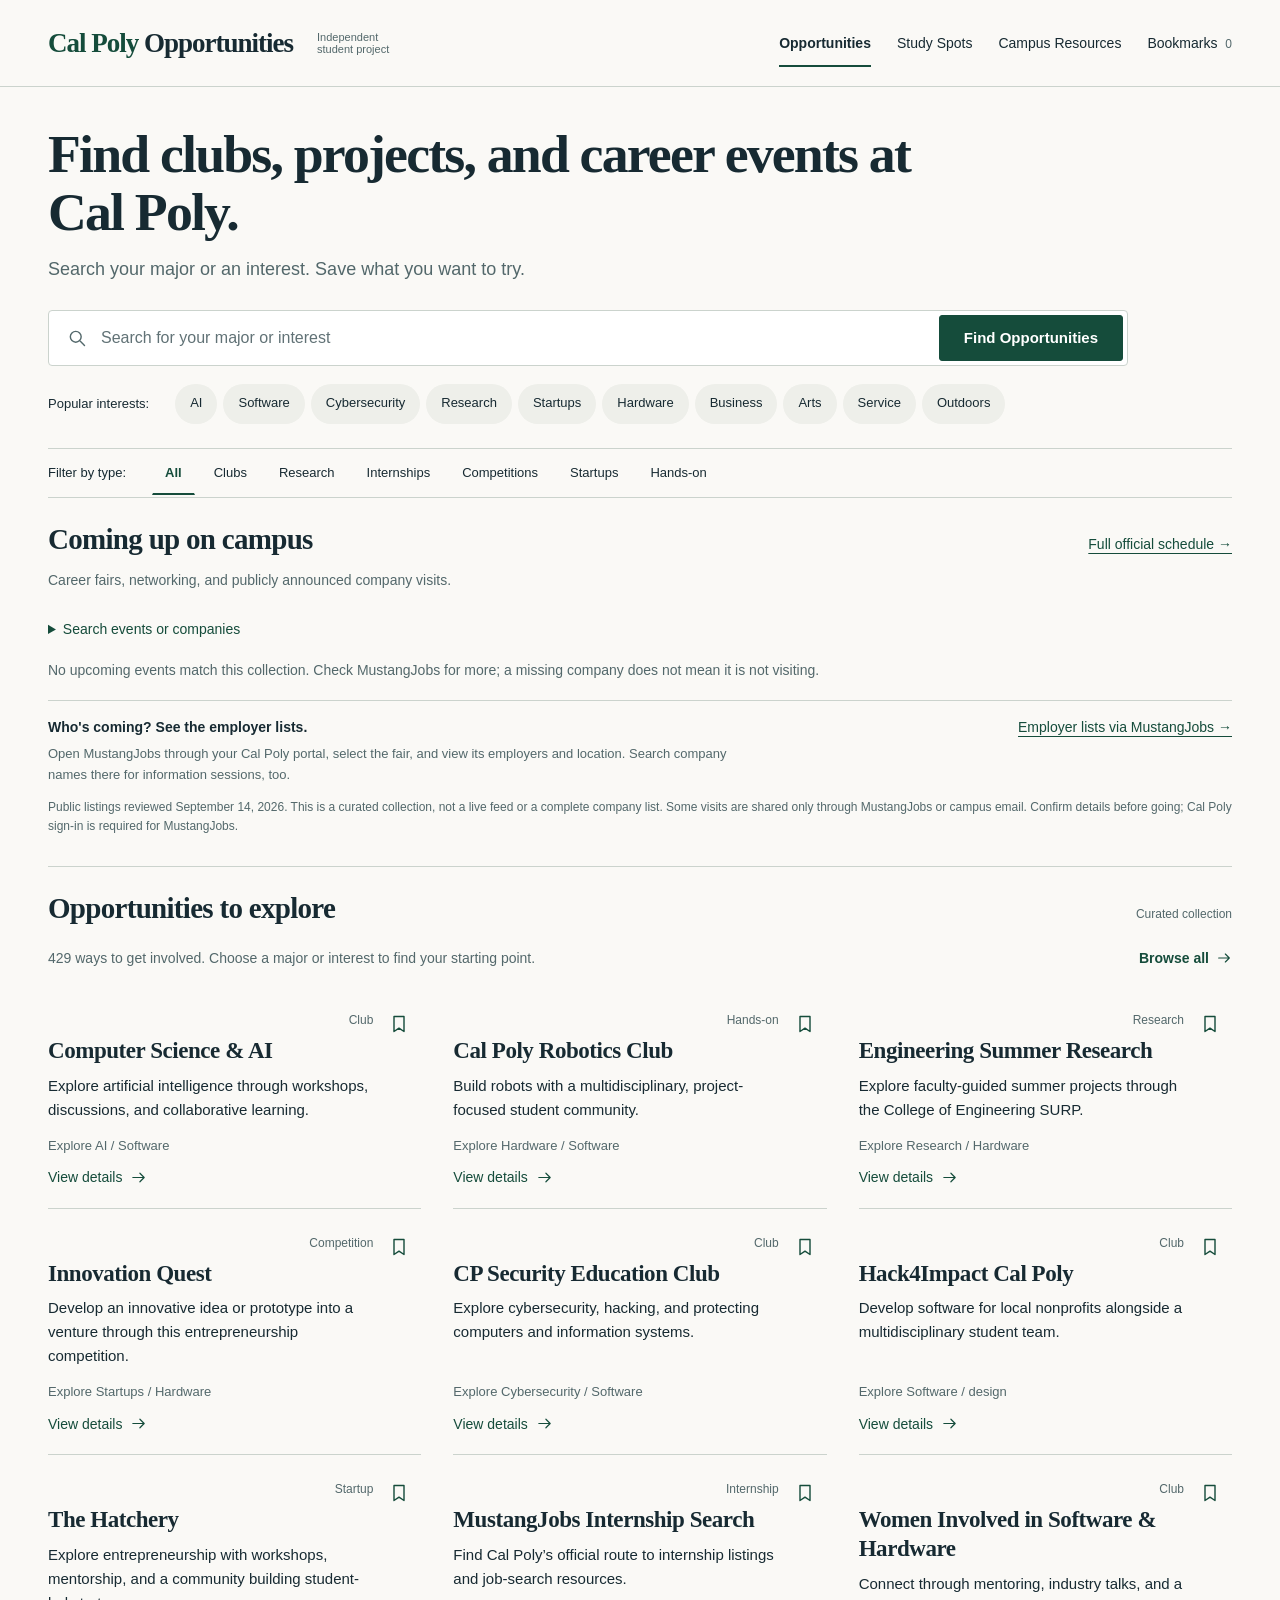
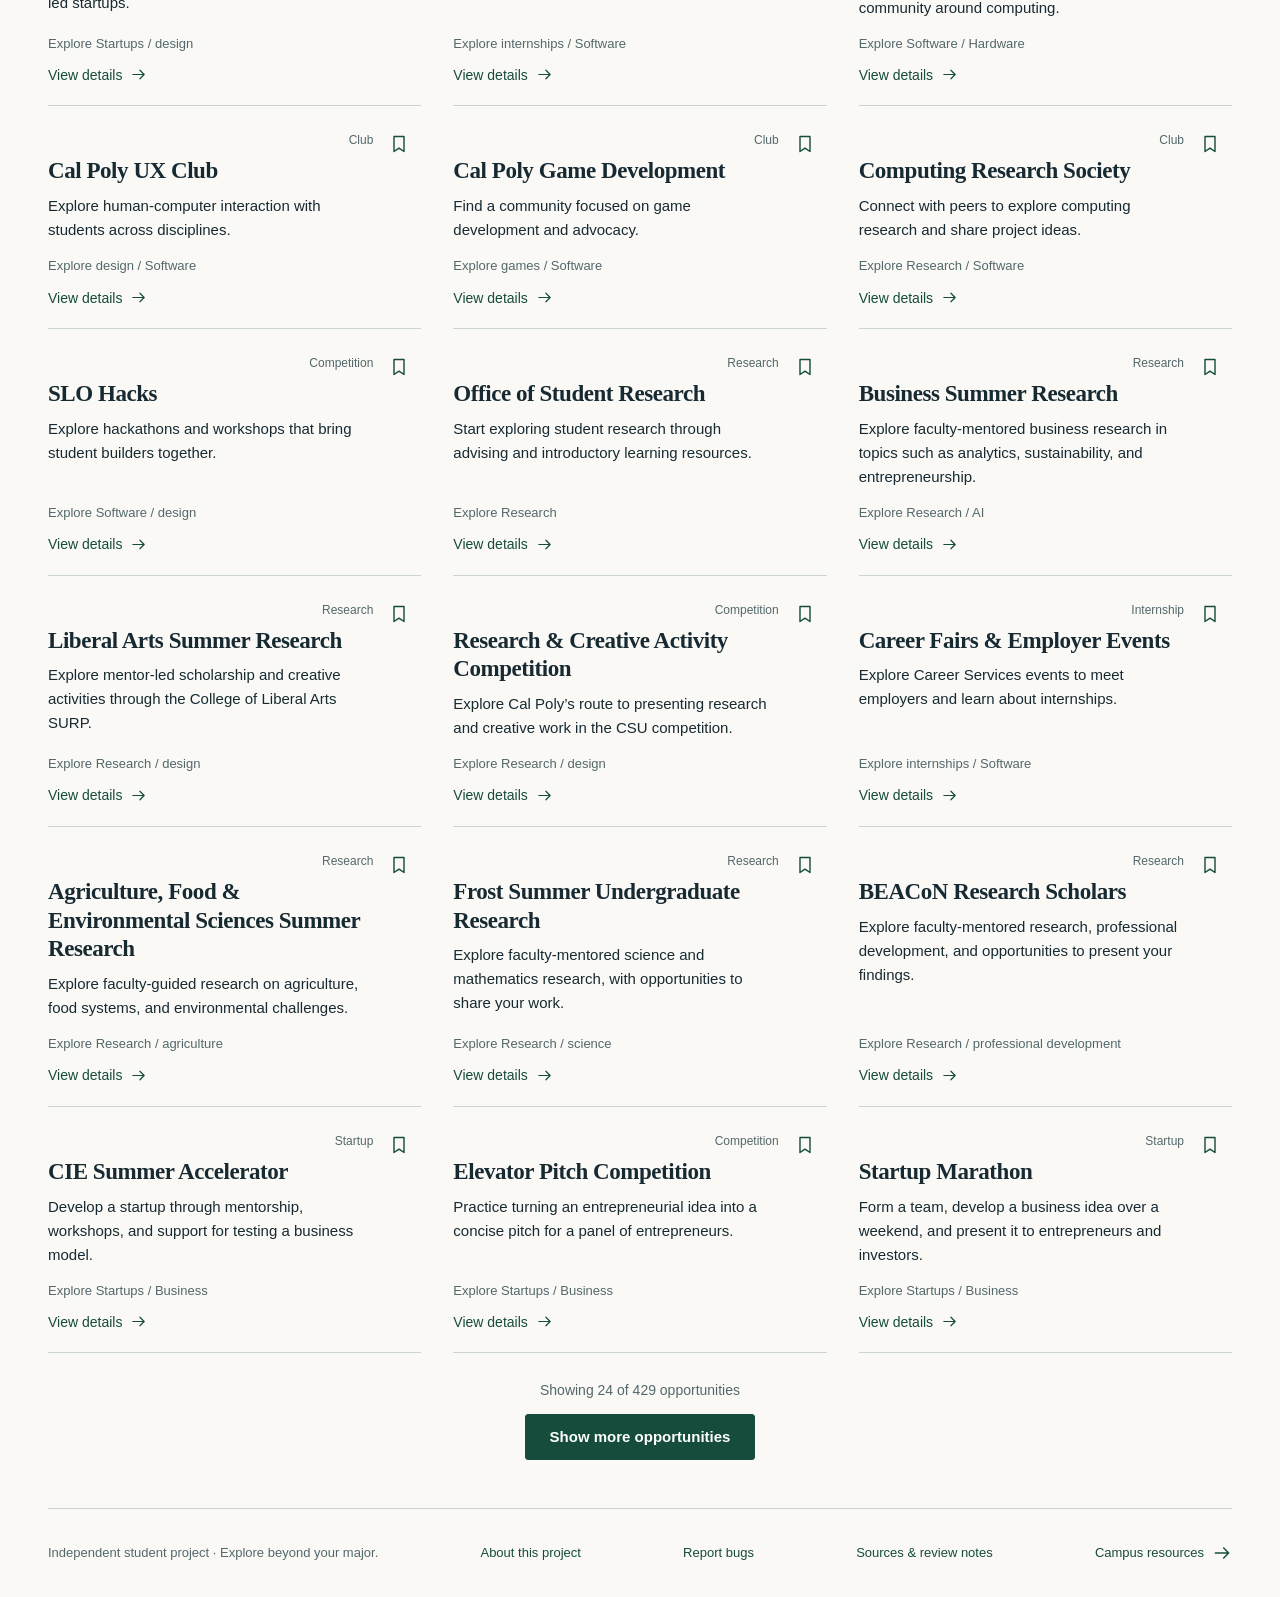
<file: index.html>
<!doctype html>
<html lang="en">
<head>
  <meta charset="utf-8">
  <!-- FormSubmit fallback uses Referer; include the public project path, never HTTPS-to-HTTP. -->
  <meta name="referrer" content="no-referrer-when-downgrade">
  <meta name="viewport" content="width=device-width, initial-scale=1">
  <meta name="description" content="Discover Cal Poly opportunities, find study spots and campus resources, and bookmark your favorites. Search by major or interest. An independent student project.">
  <link rel="canonical" href="https://giovanni-67.github.io/Cal-Poly-Opportunities/">
  <meta property="og:type" content="website">
  <meta property="og:title" content="Cal Poly Opportunities — Your campus guide">
  <meta property="og:description" content="Find clubs, projects, career events, study spots, and campus support. Search by major or interest and save your favorites.">
  <meta property="og:url" content="https://giovanni-67.github.io/Cal-Poly-Opportunities/">
  <title>Cal Poly Opportunities — Find your next opportunity</title>
  <link rel="icon" href="favicon.svg" type="image/svg+xml">
  <link rel="stylesheet" href="style.css?v=20260914-4">
  <script defer src="career-events.js?v=20260914-1"></script>
  <script defer src="club-data.js?v=20260913-3"></script><script defer src="matcher.js?v=20260913-3"></script><script defer src="data.js?v=20260913-3"></script><script defer src="discovery.js?v=20260913-3"></script><script defer src="bookmarks.js?v=20260913-3"></script><script defer src="campus-data.js?v=20260913-3"></script><script defer src="app.js?v=20260914-3"></script>
  <script defer src="bug-report.js?v=20260913-3"></script><script defer src="career-ui.js?v=20260914-2"></script>
</head>
<body>
  <a class="skip-link" href="#search">Skip to opportunity search</a>
  <header class="site-header"><div class="header-inner">
    <a class="wordmark" href="#explore"><span>Cal Poly</span> Opportunities</a>
    <span class="attribution">Independent student project</span>
    <button id="menu-toggle" class="menu-toggle" type="button" aria-expanded="false" aria-controls="main-nav" aria-label="Open navigation menu">Menu <svg aria-hidden="true"><use href="icons.svg?v=20260913#chevron"></use></svg></button><nav id="main-nav" aria-label="Main navigation"><a class="active" href="#explore" aria-current="page">Opportunities</a><a href="#study">Study Spots</a><a href="#resources">Campus Resources</a><a href="#bookmarks">Bookmarks <span id="bookmark-count" class="bookmark-count">0</span></a></nav>
  </div></header>
  <main class="page">
    <div id="explore" data-view>
    <section class="hero" aria-labelledby="page-title">
      <h1 id="page-title" tabindex="-1">Find clubs, projects, and career events at Cal Poly.</h1>
      <p>Search your major or an interest. Save what you want to try.</p>

    </section>
    <section aria-label="Find opportunities">
      <form id="search-form" role="search">
        <div class="search-bar">
          <svg class="search-icon" aria-hidden="true"><use href="icons.svg?v=20260913#search"></use></svg>
          <label class="sr-only" for="search">Search for your major or interest</label>
          <input id="search" name="query" type="search" maxlength="200" list="search-suggestions" placeholder="Search for your major or interest" autocomplete="off">
          <datalist id="search-suggestions">
            <option value="Computer science"></option><option value="Software engineering"></option><option value="Computer engineering"></option><option value="Electrical engineering"></option><option value="Mechanical engineering"></option><option value="Civil engineering"></option><option value="Aerospace engineering"></option><option value="Biomedical engineering"></option><option value="Business administration"></option><option value="Economics"></option><option value="Statistics"></option><option value="Mathematics"></option><option value="Psychology"></option><option value="Biology"></option><option value="Architecture"></option><option value="Art and design"></option><option value="Communication studies"></option><option value="Agricultural business"></option><option value="AI"></option><option value="Cybersecurity"></option><option value="Startups"></option>
          </datalist>
          <button class="primary" type="submit">Find Opportunities</button>
        </div>
        <fieldset class="filter-row interests"><legend>Popular interests:</legend><div class="chips">
          <label class="chip"><input type="checkbox" name="interest" value="ai"><span>AI</span></label>
          <label class="chip"><input type="checkbox" name="interest" value="software"><span>Software</span></label>
          <label class="chip"><input type="checkbox" name="interest" value="cybersecurity"><span>Cybersecurity</span></label>
          <label class="chip"><input type="checkbox" name="interest" value="research"><span>Research</span></label>
          <label class="chip"><input type="checkbox" name="interest" value="startups"><span>Startups</span></label>
          <label class="chip"><input type="checkbox" name="interest" value="hardware"><span>Hardware</span></label>
          <label class="chip"><input type="checkbox" name="interest" value="business"><span>Business</span></label>
          <label class="chip"><input type="checkbox" name="interest" value="arts"><span>Arts</span></label>
          <label class="chip"><input type="checkbox" name="interest" value="service"><span>Service</span></label>
          <label class="chip"><input type="checkbox" name="interest" value="outdoors"><span>Outdoors</span></label>
        </div></fieldset>
        <fieldset class="filter-row types"><legend>Filter by type:</legend><div class="chips">
          <label class="chip"><input type="radio" name="type" value="all" checked><span>All</span></label>
          <label class="chip"><input type="radio" name="type" value="club"><span>Clubs</span></label>
          <label class="chip"><input type="radio" name="type" value="research"><span>Research</span></label>
          <label class="chip"><input type="radio" name="type" value="internship"><span>Internships</span></label>
          <label class="chip"><input type="radio" name="type" value="competition"><span>Competitions</span></label>
          <label class="chip"><input type="radio" name="type" value="startup"><span>Startups</span></label>
          <label class="chip"><input type="radio" name="type" value="hands-on"><span>Hands-on</span></label>
        </div></fieldset>
      </form>
    </section>
    <section id="career-events" class="career-section" aria-labelledby="career-title">
      <div class="results-heading"><div><h2 id="career-title">Coming up on campus</h2></div><a href="https://careerservices.calpoly.edu/career-fairs-schedule">Full official schedule →</a></div>
      <p class="section-note">Career fairs, networking, and publicly announced company visits.</p>
      <details class="career-search-details"><summary>Search events or companies</summary><form id="career-form" class="career-filters" role="search" aria-label="Career events" hidden>
        <label for="career-search">Find an event or company<input id="career-search" type="search" maxlength="200" placeholder="Try Business or RoviSys" aria-describedby="career-coverage"></label>
        <label for="career-type">Event filter<select id="career-type" name="career-type"><option value="all">All events</option><option value="fair">Career fairs</option><option value="networking">Networking</option><option value="company">Announced companies</option></select></label>
      </form>
      </details>
      <p id="career-status" class="section-note" role="status">See the official schedule for upcoming events.</p>
      <ul id="career-list" class="career-grid" aria-label="Upcoming career events"></ul>
      <button id="career-more" class="text-button" type="button" aria-expanded="false" aria-controls="career-list" hidden>Show all upcoming events</button>
      <div class="career-directory"><div><h3>Who's coming? See the employer lists.</h3><p>Open MustangJobs through your Cal Poly portal, select the fair, and view its employers and location. Search company names there for information sessions, too.</p></div><a href="https://careerservices.calpoly.edu/explore-services/mustangjobs">Employer lists via MustangJobs →<span class="sr-only"> (Cal Poly sign-in required)</span></a></div>
      <p id="career-coverage" class="section-note">Public listings reviewed September 14, 2026. This is a curated collection, not a live feed or a complete company list. Some visits are shared only through MustangJobs or campus email. Confirm details before going; Cal Poly sign-in is required for MustangJobs.</p>
    </section>
    <section class="results-section" aria-labelledby="results-title">
      <div class="results-heading"><h2 id="results-title" tabindex="-1" aria-describedby="status">Opportunities to explore</h2><span class="collection-label">Curated collection <span aria-hidden="true"></span></span></div>
      <div class="results-toolbar"><p id="status" role="status" aria-live="polite" aria-atomic="true">Loading the opportunity collection…</p><button id="browse-all" class="text-button" type="button">Browse all <svg aria-hidden="true"><use href="icons.svg?v=20260913#arrow"></use></svg></button></div>
      <noscript><p>Enable JavaScript to search the collection. You can still explore the official resources below.</p></noscript>
      <ul id="results" class="card-grid" aria-label="Opportunities"></ul>
      <div class="results-pagination"><p id="result-range" role="status" aria-live="polite" aria-atomic="true"></p><button id="load-more" class="primary" type="button" hidden>Show more opportunities</button></div>
      <div id="empty-state" class="empty-state" hidden>
        <svg aria-hidden="true"><use href="icons.svg?v=20260913#search"></use></svg><h3>No direct matches in this collection yet.</h3>
        <p>Try a broader interest, clear a filter, or browse all. This collection is only a starting point.</p>
        <a href="https://www.calpoly.edu/life-at-cal-poly/clubs-and-organizations" target="_blank" rel="noopener noreferrer">Explore Cal Poly’s club directory <span class="sr-only">(opens in a new tab)</span><svg aria-hidden="true"><use href="icons.svg?v=20260913#external"></use></svg></a>
      </div>
    </section>
    <section id="related-section" class="related-section" aria-labelledby="related-title" hidden>
      <div class="results-heading"><h2 id="related-title">Related activities</h2><span class="collection-label">Follow your curiosity</span></div>
      <p class="section-note">A different direction, with a connection to your search. Your filters still apply.</p>
      <p id="related-status" class="section-note" role="status"></p>
      <ul id="related-results" class="card-grid" aria-label="Related activities"></ul>
      <div class="results-pagination"><button id="related-more" class="primary" type="button" hidden>Show more related activities</button></div>
    </section>
    </div>
    <section id="about" class="info-panel" data-view aria-labelledby="about-title">
      <div class="hero"><h1 id="about-title" tabindex="-1">A student guide to Cal Poly.</h1><p>Find opportunities, places to study, and campus support in one place.</p></div>
      <div class="about-copy"><p>An independent student project to help you explore Cal Poly. Major and interest tags are discovery guides, not restrictions on who can participate.</p><p>Explore a snapshot of 406 San Luis Obispo student organizations from Cal Poly’s public directory, alongside additional campus programs. This is not a live openings feed. Check the official pages for current details.</p></div>
      <ol class="how-it-works">
        <li><span class="step-number" aria-hidden="true">01</span><h2>Search or browse</h2><p>Search your major or an interest, select a few interest chips, or browse the whole collection.</p></li>
        <li><span class="step-number" aria-hidden="true">02</span><h2>Compare your options</h2><p>Refine by opportunity type. Open a card to see why it connects to your search.</p></li>
        <li><span class="step-number" aria-hidden="true">03</span><h2>Check the official source</h2><p>Expand the details and follow the official link to check current information and ways to get involved.</p></li>
      </ol>
      <a class="primary panel-action" href="#explore">Find your starting point <svg aria-hidden="true"><use href="icons.svg?v=20260913#arrow"></use></svg></a>
    </section>
    <section id="study" class="info-panel" data-view aria-labelledby="study-title">
      <div class="hero"><h1 id="study-title" tabindex="-1">Find a place to study.</h1><p>Compare campus locations for quiet work, study groups, or time outside.</p></div>
      <figure class="study-photo"><img src="assets/kennedy-library-2018.jpg" width="960" height="720" loading="lazy" decoding="async" alt="Kennedy Library exterior with concrete terraces and surrounding trees, photographed in 2018."><figcaption>Kennedy Library exterior, 2018, before the renovation. Photo: <a href="https://commons.wikimedia.org/wiki/File:Robert_E._Kennedy_Library,_exterior,_Cal_Poly_SLO_(September_2018).jpg">Stilfehler / Wikimedia Commons</a> · <a href="https://creativecommons.org/licenses/by-sa/4.0/">CC BY-SA 4.0</a>. Display cropped to fit.</figcaption></figure>
      <form id="study-form" role="search" aria-label="Study spots">
        <div class="search-bar"><svg class="search-icon" aria-hidden="true"><use href="icons.svg?v=20260913#search"></use></svg><label class="sr-only" for="study-search">Search a study spot, building, or feature</label><input id="study-search" type="search" maxlength="200" placeholder="Search a study spot, building, or feature"><button class="primary" type="submit">Find Study Spots</button></div>
        <fieldset class="filter-row"><legend>What helps you focus?</legend><div class="chips"><label class="chip"><input type="checkbox" name="study-filter" value="quiet"><span>Quiet study</span></label><label class="chip"><input type="checkbox" name="study-filter" value="group"><span>Group work</span></label><label class="chip"><input type="checkbox" name="study-filter" value="outdoors"><span>Outdoors</span></label><label class="chip"><input type="checkbox" name="study-filter" value="power"><span>Power access</span></label><label class="chip"><input type="checkbox" name="study-filter" value="computers"><span>Computers</span></label><label class="chip"><input type="checkbox" name="study-filter" value="reservable"><span>Reservable</span></label><label class="chip"><input type="checkbox" name="study-filter" value="late"><span>Late study</span></label></div></fieldset>
      </form>
      <section class="results-section" aria-labelledby="study-results-title"><div class="results-heading"><h2 id="study-results-title" tabindex="-1">Find your study setting</h2><button id="study-clear" class="text-button" type="button">Clear filters</button></div>
        <p id="study-status" class="section-note" role="status">Loading the collection…</p><ul id="study-results" class="card-grid" aria-label="Study spots"></ul>
        <div id="study-empty" class="empty-state" hidden><h3>No matches with these filters.</h3><p>Try another search or clear a filter to see more options.</p></div>
      </section>
      <p class="review-note">Sources reviewed <time datetime="2026-09-13">September 13, 2026</time>. Features describe the space, not live availability. Noise, seats, access, and hours can change. Power access does not mean an outlet at every seat.</p>
      <p class="review-note"><a href="https://library.calpoly.edu/visit/study-and-meeting-spaces">Official library study spaces</a> · <a href="https://www.asi.calpoly.edu/facilities/university-union/">University Union information</a></p>
      <noscript><p>Enable JavaScript to search. <a href="https://library.calpoly.edu/visit/study-and-meeting-spaces">Browse official campus information</a>.</p></noscript>
    </section>
    <section id="resources" class="info-panel" data-view aria-labelledby="resources-title">
      <div class="hero"><h1 id="resources-title" tabindex="-1">Find the campus help you need.</h1><p>Tools, guidance, and support for life at Cal Poly.</p></div>
      <form id="resources-form" role="search" aria-label="Campus resources">
        <div class="search-bar"><svg class="search-icon" aria-hidden="true"><use href="icons.svg?v=20260913#search"></use></svg><label class="sr-only" for="resources-search">Search tutoring, equipment, career help…</label><input id="resources-search" type="search" maxlength="200" placeholder="Search tutoring, equipment, career help…"><button class="primary" type="submit">Find Resources</button></div>
        <fieldset class="filter-row"><legend>What do you need?</legend><div class="chips"><label class="chip"><input type="checkbox" name="resources-filter" value="academic"><span>Learning</span></label><label class="chip"><input type="checkbox" name="resources-filter" value="making"><span>Making</span></label><label class="chip"><input type="checkbox" name="resources-filter" value="technology"><span>Technology</span></label><label class="chip"><input type="checkbox" name="resources-filter" value="career"><span>Careers</span></label><label class="chip"><input type="checkbox" name="resources-filter" value="support"><span>Support</span></label><label class="chip"><input type="checkbox" name="resources-filter" value="research"><span>Research</span></label><label class="chip"><input type="checkbox" name="resources-filter" value="recreation"><span>Recreation</span></label></div></fieldset>
      </form>
      <section class="results-section" aria-labelledby="resources-results-title"><div class="results-heading"><h2 id="resources-results-title" tabindex="-1">Campus services by need</h2><button id="resources-clear" class="text-button" type="button">Clear filters</button></div>
        <p id="resources-status" class="section-note" role="status">Loading the collection…</p><ul id="resources-results" class="card-grid" aria-label="Campus resources"></ul>
        <div id="resources-empty" class="empty-state" hidden><h3>No matches with these filters.</h3><p>Try another search or clear a filter to see more options.</p></div>
      </section>
      <p class="review-note">Sources reviewed <time datetime="2026-09-13">September 13, 2026</time>. Check official pages for current access, schedules, booking details, and any fees.</p>
      <p class="review-note"><a href="https://advising.calpoly.edu/">Official student advising and resources</a> · <a href="https://now.calpoly.edu/organizations">Cal Poly Now directory</a></p>
      <noscript><p>Enable JavaScript to search. <a href="https://advising.calpoly.edu/">Browse official campus information</a>.</p></noscript>
    </section>
    <section id="bookmarks" class="info-panel" data-view aria-labelledby="bookmarks-title">
      <div class="hero"><h1 id="bookmarks-title" tabindex="-1">Your saved campus finds.</h1><p>Opportunities, study spots, and resources worth coming back to.</p></div>
      <p class="section-note">Saved in this browser. No account needed. Clearing site data removes your bookmarks; they do not sync between devices.</p>
      <form id="bookmarks-form" role="search" aria-label="Search bookmarks"><div class="search-bar"><svg class="search-icon" aria-hidden="true"><use href="icons.svg?v=20260913#search"></use></svg><label for="bookmarks-search" class="sr-only">Search your bookmarks</label><input id="bookmarks-search" type="search" maxlength="200" placeholder="Search your bookmarks"><button class="primary" type="submit">Search Bookmarks</button></div>
        <fieldset class="filter-row"><legend>Saved collection:</legend><div class="chips">
          <label class="chip"><input type="radio" name="bookmark-kind" value="all" checked><span>All</span></label>
          <label class="chip"><input type="radio" name="bookmark-kind" value="opportunity"><span>Opportunities</span></label>
          <label class="chip"><input type="radio" name="bookmark-kind" value="study"><span>Study Spots</span></label>
          <label class="chip"><input type="radio" name="bookmark-kind" value="resource"><span>Campus Resources</span></label>
        </div></fieldset>
      </form>
      <section class="results-section" aria-labelledby="bookmarks-results-title"><div class="results-heading"><h2 id="bookmarks-results-title" tabindex="-1">Saved for later</h2><button id="bookmarks-clear" class="text-button" type="button">Clear filters</button></div><p id="bookmarks-status" class="section-note" role="status"></p><ul id="bookmarks-results" class="card-grid" aria-label="Bookmarked items"></ul><div class="results-pagination"><button id="bookmarks-more" class="primary" type="button" hidden>Show more bookmarks</button></div>
        <div id="bookmarks-empty" class="empty-state"><svg aria-hidden="true"><use href="icons.svg?v=20260913#bookmark"></use></svg><h3>No bookmarks yet.</h3><p>Tap the bookmark icon on any card to save it for later.</p><a href="#explore">Explore opportunities</a></div>
      </section>
    </section>
    <section id="report" class="info-panel report-panel" data-view aria-labelledby="report-title">
      <div class="hero"><h1 id="report-title" tabindex="-1">Something not working?</h1><p>Report a broken link, incorrect listing, or a problem using the site.</p></div>
      <p id="report-return" class="section-note" role="status" hidden>Thanks for helping improve campus discovery. Your form has returned from FormSubmit; email delivery still depends on the service and recipient’s inbox. You can add any further details below.</p>
      <div class="report-layout">
        <section class="report-box" aria-labelledby="bug-form-title">
          <h2 id="bug-form-title">Report a bug</h2><p class="section-note">Found a broken button, an incorrect listing, or a search that feels off? Tell me what happened.</p>
          <form id="bug-form" action="https://formsubmit.co/349ae6b42405291765c7062777df5d93" method="POST" target="_blank" rel="noopener" aria-describedby="bug-privacy bug-status">
            <input type="hidden" name="_subject" value="Cal Poly Opportunities — Bug report">
            <input type="hidden" name="_template" value="table">
            <input type="hidden" name="_url" value="https://giovanni-67.github.io/Cal-Poly-Opportunities/#report">
            <input type="hidden" name="_next" value="https://giovanni-67.github.io/Cal-Poly-Opportunities/#report-sent">
            <div hidden><label>Leave this blank<input type="text" name="_honey" tabindex="-1" autocomplete="off"></label></div>
            <div class="report-fields"><div><label for="bug-name">Your name</label><input id="bug-name" name="name" autocomplete="name" required maxlength="100"></div><div><label for="bug-email">Your email</label><input id="bug-email" name="email" type="email" autocomplete="email" required maxlength="254"></div></div>
            <label for="bug-description">What went wrong?</label><textarea id="bug-description" name="message" rows="7" required minlength="10" maxlength="5000" aria-describedby="bug-hint" placeholder="What were you trying to do? What happened instead?"></textarea>
            <p id="bug-hint" class="small-note">Include the page or listing name, steps to reproduce it, and your device or browser if useful. 10–5,000 characters.</p>
            <p id="bug-privacy" class="small-note">Your name, email, and report go through <a href="https://formsubmit.co/privacy.pdf" target="_blank" rel="noopener noreferrer">FormSubmit (privacy information)</a> to gpeila@calpoly.edu so I can investigate and reply. Reports are not posted on this site. Please leave out passwords and sensitive personal information.</p>
            <div class="report-actions"><button class="primary" type="submit">Send bug report <svg aria-hidden="true"><use href="icons.svg?v=20260913#arrow"></use></svg></button><button type="reset" class="text-button">Clear form</button></div>
            <p class="small-note">Opens FormSubmit in a new tab to finish sending and complete any spam check.</p><p id="bug-status" class="section-note" role="status" aria-live="polite"></p>
          </form>
          <p class="report-fallback">Trouble sending? <a href="mailto:gpeila@calpoly.edu?subject=Cal%20Poly%20Opportunities%20bug%20report">Email gpeila@calpoly.edu directly</a>.</p>
        </section>
        <aside class="report-faq" aria-labelledby="report-faq-title"><h2 id="report-faq-title">A few quick answers</h2>
          <details open><summary>What should I report?</summary><p>Broken links, incorrect details, missing clubs, confusing matches, or anything that stops you using the site. Specific steps make an issue easier to reproduce.</p></details>
          <details><summary>Why do related activities appear?</summary><p>Direct matches come first. Related activities share a topic or discovery tag and are labeled separately, so you can explore beyond the exact words you searched.</p></details>
          <details><summary>Where are my bookmarks stored?</summary><p>In this browser on this device. Clearing site data removes them, and they do not sync between devices. If storage is unavailable, a notice explains that new saves last only for your current visit.</p></details>
          <details><summary>Are hours and openings live?</summary><p>No. Listings are a reviewed collection with official links. Check those sources for current access, hours, availability, and application details.</p></details>
          <details><summary>Who reads my report?</summary><p>The student maintaining this independent project. FormSubmit processes the report for email delivery. Reports are not added to the public catalog.</p></details>
        </aside>
      </div>
    </section>
    <footer class="site-footer"><p>Independent student project · Explore beyond your major.</p><a href="#about">About this project</a><a href="#report">Report bugs</a><a href="https://github.com/Giovanni-67/Cal-Poly-Opportunities/blob/main/SOURCES.md" target="_blank" rel="noopener noreferrer">Sources &amp; review notes <span class="sr-only">(opens in a new tab)</span></a><a href="#resources">Campus resources <svg aria-hidden="true"><use href="icons.svg?v=20260913#arrow"></use></svg></a></footer>
  </main>
  <p id="bookmark-feedback" class="toast" role="status" aria-live="polite"></p>
  <p id="storage-note" class="storage-note" role="status" hidden></p>
  <dialog id="opportunity-dialog" aria-labelledby="detail-title" aria-describedby="detail-description">
    <button id="close-dialog" class="close-button" type="button" aria-label="Close opportunity" autofocus><svg aria-hidden="true"><use href="icons.svg?v=20260913#close"></use></svg></button>
    <div class="detail-top"><span id="detail-icon" class="icon-tile"></span><span id="detail-type" class="category"></span></div>
    <button id="detail-bookmark" class="detail-bookmark" type="button" aria-pressed="false"><svg aria-hidden="true"><use href="icons.svg?v=20260913#bookmark"></use></svg><span>Bookmark</span></button><h2 id="detail-title"></h2><p id="detail-description"></p>
    <section class="match-section" aria-labelledby="match-title"><h3 id="match-title">Why this matches</h3><p id="detail-reason"></p><p class="small-note">Connections are discovery suggestions, not participation requirements.</p></section>
    <button id="details-toggle" type="button" class="details-toggle" aria-expanded="false" aria-controls="detail-content">Explore this opportunity <svg aria-hidden="true"><use href="icons.svg?v=20260913#chevron"></use></svg></button>
    <div id="detail-content" class="detail-content" inert><div class="detail-content-inner"><p id="detail-note"></p><a id="detail-link" class="primary learn-more" target="_blank" rel="noopener noreferrer">Learn more <svg aria-hidden="true"><use href="icons.svg?v=20260913#external"></use></svg><span class="sr-only">(opens in a new tab)</span></a><p id="detail-source" class="source-note"></p></div></div>
  </dialog>
</body>
</html>
</file>
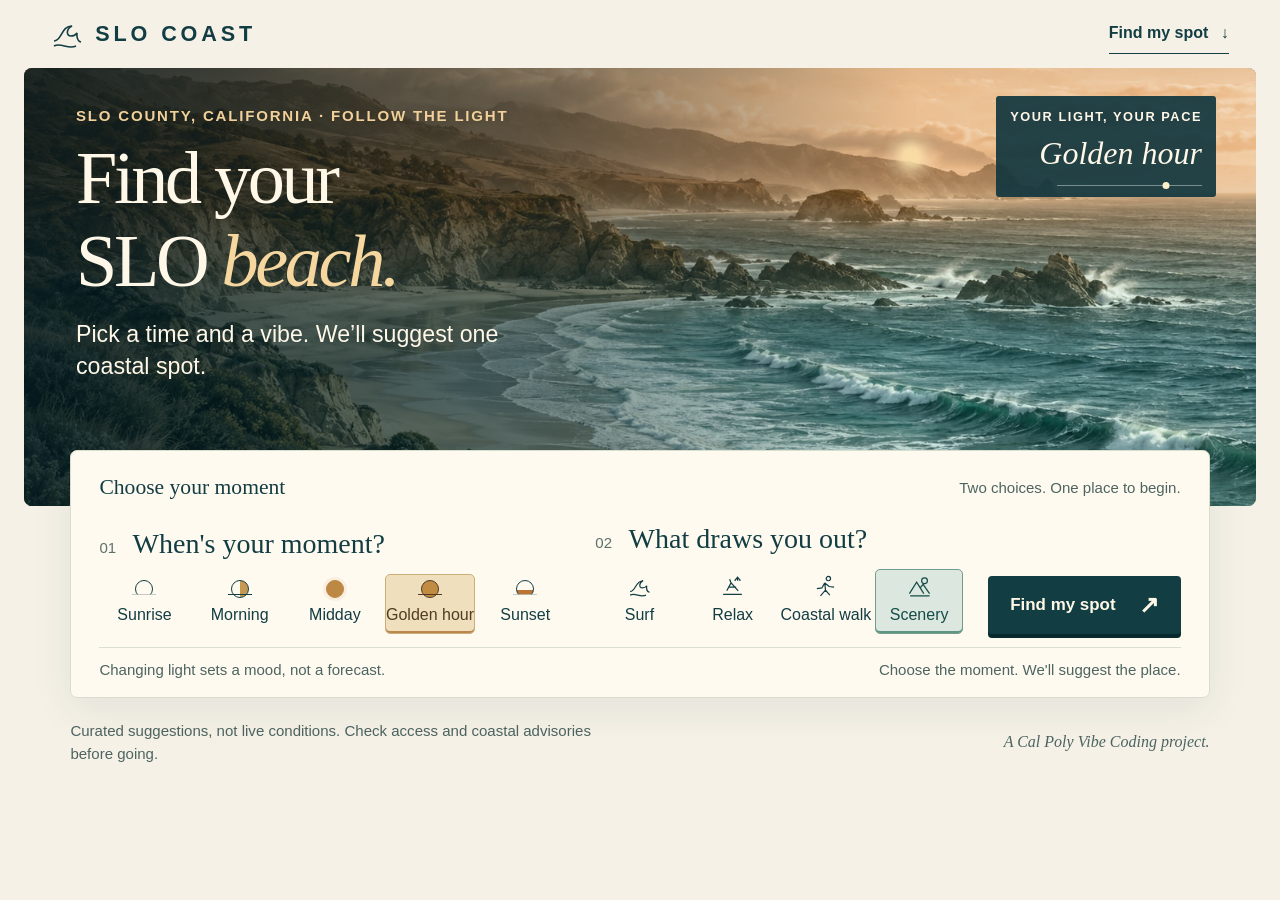
<file: examples/coast/index.html>
<!doctype html>
<html lang="en">
<head><meta charset="utf-8"><meta name="viewport" content="width=device-width,initial-scale=1"><meta name="theme-color" content="#103d44"><meta name="description" content="Pick a time and a vibe. Find one curated SLO County coastal spot."><title>SLO COAST · Find your SLO beach.</title><link rel="stylesheet" href="style.css"><script defer src="data.js"></script><script defer src="app.js"></script></head>
<body data-time="golden-hour">
<svg class="symbol-library" aria-hidden="true"><defs>
<symbol id="icon-surf" viewBox="0 0 32 32"><path d="M3 23c8 0 7-15 18-15-6 3-6 10-1 10 4 0 6-3 6-3s-1 8 4 9M3 28c7-4 14 4 22 0"/></symbol>
<symbol id="icon-relax" viewBox="0 0 32 32"><path d="M3 27h26M8 22l6-11 10 11M11 17h10M14 11l-2-5M23 8V3m-4 5 4-5 4 5"/></symbol>
<symbol id="icon-walk" viewBox="0 0 32 32"><circle cx="20" cy="5" r="3"/><path d="m15 11-4 7-7 1m11-8 6 5 7 1m-13-6 1 10-7 8m7-8 6 7"/></symbol>
<symbol id="icon-scenery" viewBox="0 0 32 32"><circle cx="23" cy="8" r="4"/><path d="M2 26 12 10l10 16M17 18l4-5 9 13M3 29h27"/></symbol>
</defs></svg>
<header class="masthead"><a class="brand" href="./" aria-label="SLO Coast home"><svg aria-hidden="true"><use href="#icon-surf"/></svg>SLO COAST</a><a class="header-action" href="#picker">Find my spot <span aria-hidden="true">↓</span></a></header>
<main>
<section class="experience" aria-labelledby="headline">
<div class="scene" role="img" aria-label="Generated imaginary coastline. Changing light is an artistic mood, not real conditions.">
<div class="ocean" aria-hidden="true"></div><img class="coast-image" src="assets/coast-illustration.webp" alt="" width="1536" height="1024" fetchpriority="high" decoding="async" onerror="this.hidden=true">
<div class="sky-tone"></div><div class="water-tone"></div><div class="night-tone"></div><div class="sun"></div><div class="reading-shade"></div>
<svg class="shore-response" viewBox="0 0 1500 180" preserveAspectRatio="none" aria-hidden="true"><path d="M-100 120Q200 25 510 105T1600 50M-100 148Q200 53 510 133T1600 78"/></svg>
</div>
<div class="hero-copy"><p class="eyebrow">SLO County, California · Follow the light</p><h1 id="headline"><span>Find your</span><span>SLO <em>beach.</em></span></h1><p class="intro">Pick a time and a vibe. We’ll suggest one coastal spot.</p></div>
<div class="light-label"><span class="eyebrow">Your light, your pace</span><span id="mood-label">Golden hour</span><span class="light-track" aria-hidden="true"><i></i></span></div>
</section>
<section class="finder" id="picker" aria-label="Choose your time and coastal vibe">
<div class="finder-top"><span>Choose your moment</span><span class="step-hint">Two choices. One place to begin.</span></div>
<form id="coast-form">
<fieldset id="time-group"><legend><span>01</span> When's your moment?</legend><div class="time-options">
<label class="choice"><input id="time-sunrise" type="radio" name="time" value="sunrise"><span><i class="time-icon dawn" aria-hidden="true"></i>Sunrise</span></label>
<label class="choice"><input id="time-morning" type="radio" name="time" value="morning"><span><i class="time-icon morning" aria-hidden="true"></i>Morning</span></label>
<label class="choice"><input id="time-midday" type="radio" name="time" value="midday"><span><i class="time-icon noon" aria-hidden="true"></i>Midday</span></label>
<label class="choice"><input id="time-golden-hour" type="radio" name="time" value="golden-hour" checked><span><i class="time-icon golden" aria-hidden="true"></i>Golden hour</span></label>
<label class="choice"><input id="time-sunset" type="radio" name="time" value="sunset"><span><i class="time-icon dusk" aria-hidden="true"></i>Sunset</span></label>
</div></fieldset>
<fieldset id="vibe-group"><legend><span>02</span> What draws you out?</legend><div class="vibe-options">
<label class="vibe-choice"><input id="vibe-surf" type="radio" name="vibe" value="surf"><span><svg aria-hidden="true"><use href="#icon-surf"/></svg>Surf</span></label>
<label class="vibe-choice"><input id="vibe-relax" type="radio" name="vibe" value="relax"><span><svg aria-hidden="true"><use href="#icon-relax"/></svg>Relax</span></label>
<label class="vibe-choice"><input id="vibe-coastal-walk" type="radio" name="vibe" value="coastal-walk"><span><svg aria-hidden="true"><use href="#icon-walk"/></svg>Coastal walk</span></label>
<label class="vibe-choice"><input id="vibe-scenery" type="radio" name="vibe" value="scenery" checked><span><svg aria-hidden="true"><use href="#icon-scenery"/></svg>Scenery</span></label>
</div></fieldset>
<button type="submit" class="find-button">Find my spot <span aria-hidden="true">↗</span></button>
</form>
<div class="finder-bottom"><p class="preference-note">Changing light sets a mood, not a forecast.</p><p id="status" role="status">Choose the moment. We'll suggest the place.</p></div>
</section>
<div class="result-stage">
<article id="result" class="result" hidden aria-labelledby="spot-name">
<div class="pick-art" aria-hidden="true"><img src="assets/coast-illustration.webp" alt="" width="1536" height="1024" loading="lazy" onerror="this.hidden=true"></div>
<div class="pick-copy"><p id="selection-label" class="eyebrow"></p><h2 id="spot-name" tabindex="-1"></h2><p id="spot-reason"></p><p id="spot-fact" class="fact"></p><p id="spot-note" class="note"></p><div class="result-links"><a id="spot-source" href="#">Place & access ↗</a><a href="https://www.weather.gov/beach/">Coastal advisories ↗</a></div><button type="button" id="change-pick" class="reset-button"><svg aria-hidden="true"><use href="#icon-surf"/></svg>Find another moment <span aria-hidden="true">↻</span></button></div>
</article>
<div id="wave-wipe" aria-hidden="true"><svg viewBox="0 0 1600 500" preserveAspectRatio="none"><path class="wave-back" d="M0 100Q200 0 430 90T880 80T1300 80T1600 70V500H0Z"/><path d="M0 140Q200 30 430 130T880 120T1300 120T1600 110V500H0Z"/></svg></div>
</div>
<noscript><p class="no-script">Turn on JavaScript for matching. You can still read <a href="SOURCES.md">the places and their official sources</a>.</p></noscript>
</main>
<footer><p>Curated suggestions, not live conditions. Check access and coastal advisories before going.</p><span>A Cal Poly Vibe Coding project.</span></footer>
</body></html>
</file>
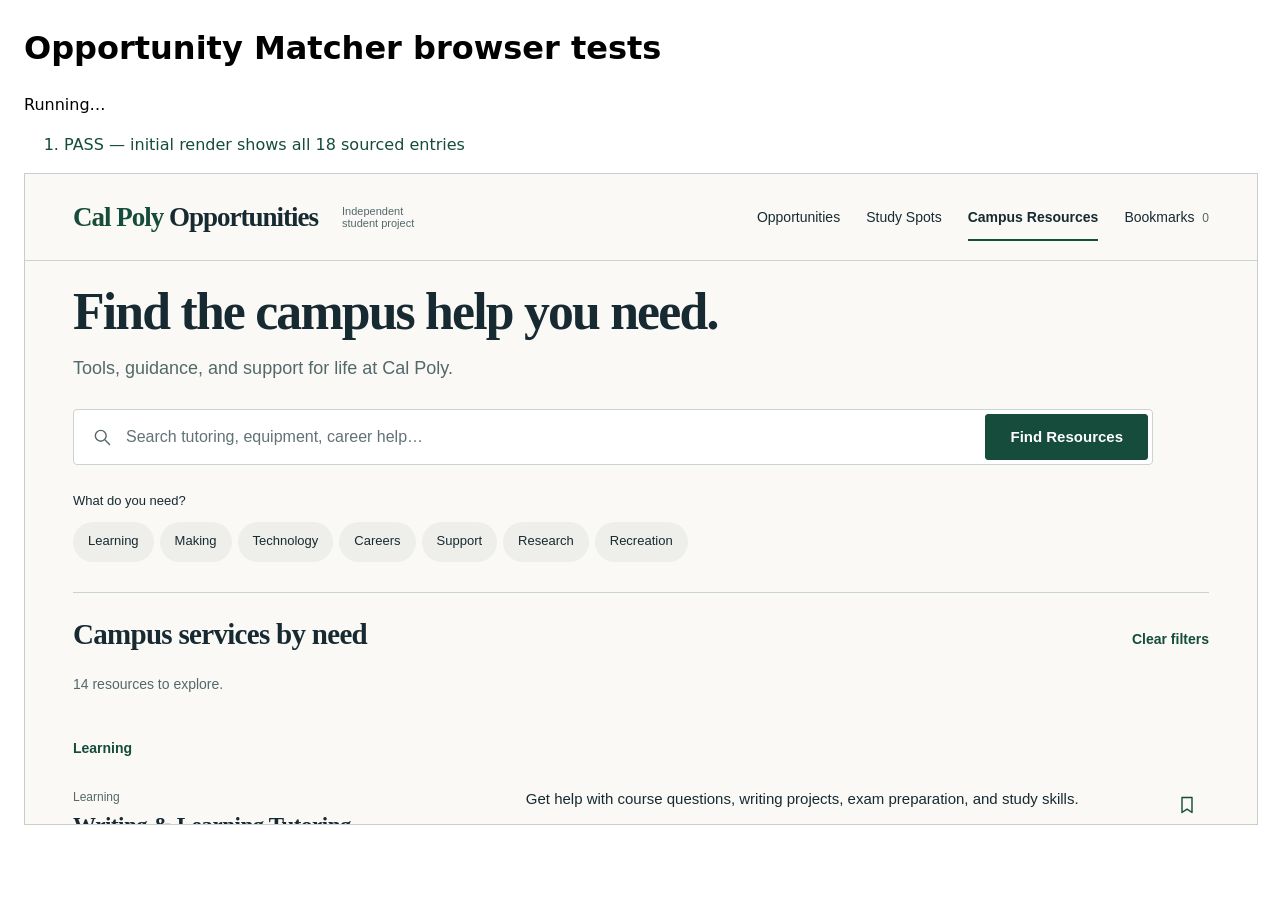
<file: tests/browser.html>
<!doctype html>
<html lang="en"><meta charset="utf-8"><title>Opportunity Matcher browser tests</title>
<style>body{font:16px/1.5 system-ui;margin:24px}iframe{width:100%;height:650px;border:1px solid #ccc}li{margin:8px 0}.pass{color:#154c3b}.fail{color:#a00}</style>
<h1>Opportunity Matcher browser tests</h1><p id="summary">Running…</p><ol id="checks"></ol><iframe id="app" title="App under test"></iframe>
<script src="browser-tests.js?v=20260914-3"></script>
</html>
</file>
<file: style.css>
/* Editorial campus guide: shared typography and layout. */
:root { color-scheme: light; --canvas: #faf9f6; --surface: #fff; --forest: #154c3b; --ink: #172a32; --muted: #53686b; --border: #cbd3cd; --gold: #967427; --heading: Georgia, "Times New Roman", serif; font-family: "Segoe UI", Arial, sans-serif; color: var(--ink); background: var(--canvas); font-synthesis: none; }
* { box-sizing: border-box; }
body { margin: 0; } body.modal-open { overflow: hidden; }
button, input, select, textarea { font: inherit; }
button, a, input { -webkit-tap-highlight-color: transparent; }
button, a { touch-action: manipulation; } button { cursor: pointer; }
a { color: var(--forest); text-underline-offset: 4px; }
svg { width: 20px; height: 20px; fill: none; stroke: currentColor; stroke-width: 1.7; stroke-linecap: round; stroke-linejoin: round; flex-shrink: 0; }
:focus-visible { outline: 3px solid var(--gold); outline-offset: 4px; }
[hidden] { display: none !important; }
.sr-only, .chip input { position: absolute; width: 1px; height: 1px; padding: 0; margin: -1px; overflow: hidden; clip-path: inset(50%); white-space: nowrap; border: 0; }
.skip-link { position: fixed; z-index: 5; top: -100px; left: 16px; background: var(--surface); padding: 12px 20px; } .skip-link:focus { top: 12px; }
.site-header { position: sticky; top: 0; z-index: 2; background: var(--canvas); border-bottom: 1px solid var(--border); }
.header-inner, .page { max-width: 1376px; margin: auto; padding: 0 48px; }
.header-inner { min-height: 86px; display: flex; align-items: center; gap: 24px; }
.wordmark { font: 700 27px/1.2 var(--heading); letter-spacing: -1px; text-decoration: none; color: var(--ink); white-space: nowrap; }
.wordmark span { color: var(--forest); } .attribution { color: var(--muted); font-size: 11px; max-width: 80px; }
nav { margin-left: auto; display: flex; gap: 26px; font-size: 14px; }
nav a { position: relative; padding: 16px 0; text-decoration: none; color: var(--ink); }
nav a:hover { color: var(--forest); } nav a.active { font-weight: 600; }
nav a.active::after { content: ''; position: absolute; bottom: 0; height: 2px; left: 0; right: 0; background: var(--forest); }
.hero { padding: 38px 0 26px; }
h1, h2, h3, .card-title { font-family: var(--heading); color: var(--ink); }
h1 { font-size: clamp(36px, 4.2vw, 58px); line-height: 1.08; letter-spacing: -1.8px; margin: 0 0 14px; max-width: 890px; font-weight: 700; }
h2 { font-size: 29px; line-height: 1.2; letter-spacing: -.7px; margin: 0; }
.hero p { margin: 0; color: var(--muted); font-size: 18px; line-height: 1.6; }
h1, #search, [id$="results-title"] { scroll-margin-top: 110px; }
h1[tabindex="-1"]:focus, [id$="results-title"]:focus { outline: none; }
.search-bar { display: flex; align-items: center; gap: 14px; background: var(--surface); border: 1px solid var(--border); border-radius: 4px; padding: 4px; max-width: 1080px; }
.search-bar:focus-within { border-color: var(--forest); outline: 2px solid var(--forest); outline-offset: 3px; }
.search-icon { color: var(--muted); margin-left: 14px; }
.search-bar input { width: 100%; min-width: 0; border: 0; background: transparent; padding: 12px 0; font-size: 16px; color: var(--ink); outline: none; }
input::placeholder { color: #617276; opacity: 1; }
.primary { background: var(--forest); border: 1px solid var(--forest); color: white; font-size: 15px; font-weight: 600; padding: 12px 24px; min-height: 46px; border-radius: 3px; white-space: nowrap; text-decoration: none; text-align: center; transition: background .15s; }
.primary:hover { background: #0e3a2d; }
.filter-row { border: 0; padding: 0; margin: 18px 0 0; display: flex; align-items: center; gap: 12px; }
.filter-row legend { float: left; font-size: 13px; margin-right: 14px; padding: 10px 0; }
.chips { display: flex; flex-wrap: wrap; gap: 6px; }
.chip { position: relative; display: inline-flex; cursor: pointer; }
.chip span { display: block; padding: 10px 14px; min-height: 40px; border: 1px solid transparent; border-radius: 24px; font-size: 13px; background: #eeefea; transition: background .15s; }
.chip:hover span { background: #e0e7df; }
.chip input:checked + span { color: white; background: var(--forest); }
.chip input:focus-visible + span { outline: 3px solid var(--gold); outline-offset: 2px; }
.types { border-top: 1px solid var(--border); border-bottom: 1px solid var(--border); padding: 2px 0; margin-top: 24px; }
.types .chip span, #bookmarks-form .chip span { background: transparent; border-radius: 0; border-bottom: 2px solid transparent; padding: 13px 12px; }
.types .chip input:checked + span, #bookmarks-form .chip input:checked + span { background: transparent; color: var(--forest); border-bottom-color: var(--forest); font-weight: 600; }
.results-section, .related-section { margin-top: 30px; border-top: 1px solid var(--border); padding-top: 24px; }
.results-section { min-height: 260px; }
.results-heading { display: flex; justify-content: space-between; align-items: baseline; gap: 20px; }
.collection-label { color: var(--muted); font-size: 12px; }
.results-toolbar { display: flex; align-items: baseline; justify-content: space-between; gap: 20px; margin: 10px 0 6px; }
#status, #result-range { margin: 0; font-size: 14px; color: var(--muted); line-height: 1.6; }
.text-button { display: inline-flex; align-items: center; gap: 7px; background: none; border: 0; color: var(--forest); font-size: 14px; font-weight: 600; padding: 12px 0; min-height: 44px; }
.text-button svg { width: 16px; height: 16px; }
.card-grid { display: grid; grid-template-columns: repeat(2, minmax(0, 1fr)); column-gap: 40px; row-gap: 0; margin: 0; padding: 0; list-style: none; }
@media (min-width: 1100px) {
  #results, #related-results { grid-template-columns: repeat(3, minmax(0, 1fr)); column-gap: 32px; }
}
.card-shell { position: relative; display: flex; min-width: 0; border-bottom: 1px solid var(--border); }
.opportunity-card { position: relative; display: flex; flex-direction: column; align-items: stretch; width: 100%; padding: 24px 48px 22px 0; text-align: left; background: transparent; color: var(--ink); border: 0; border-radius: 0; transition: background .15s; }
.opportunity-card:hover { background: #f0f3ed; }
.card-top { order: 0; margin: 0 0 8px; align-self: flex-end; }
.category { color: var(--muted); font: 12px/1.5 "Segoe UI", Arial, sans-serif; }
.card-title { display: block; font-size: 23px; font-weight: 700; line-height: 1.25; letter-spacing: -.45px; margin-bottom: 8px; overflow-wrap: anywhere; }
.card-description { display: block; font-size: 15px; line-height: 1.6; margin-bottom: 14px; }
.card-reason { display: block; color: var(--muted); font-size: 13px; line-height: 1.6; margin-top: auto; }
.card-action { display: flex; gap: 8px; align-items: center; color: var(--forest); font-size: 14px; margin-top: 12px; }
.card-action svg { width: 17px; height: 17px; }
.bookmark-button { position: absolute; right: 0; top: 16px; width: 44px; height: 44px; display: grid; place-items: center; border: 0; border-radius: 3px; background: transparent; color: var(--forest); }
.bookmark-button:hover, .detail-bookmark:hover { background: #e3ebe2; }
[data-bookmark][aria-pressed="true"] svg { fill: #c3d8c6; stroke-width: 2; }
.card-location { color: var(--muted); font-size: 13px; line-height: 1.6; margin-bottom: 10px; }
.card-features { display: flex; flex-wrap: wrap; gap: 6px 14px; margin-bottom: 14px; }
.feature { font-size: 12px; color: var(--forest); line-height: 1.6; }
.results-pagination { display: flex; flex-direction: column; align-items: center; gap: 12px; margin-top: 26px; }
.empty-state { text-align: center; padding: 36px 16px; }
.empty-state h3 { font-size: 25px; margin: 14px 0; } .empty-state p { color: var(--muted); line-height: 1.6; }
.empty-state a { display: inline-flex; align-items: center; gap: 8px; }
.empty-state > svg { width: 30px; height: 30px; color: var(--forest); }
.info-panel { min-height: calc(100dvh - 240px); padding-bottom: 12px; }
.info-panel .filter-row { display: block; } .info-panel .filter-row legend { float: none; margin-bottom: 4px; }
.about-copy { max-width: 740px; color: var(--muted); line-height: 1.8; font-size: 16px; }
.how-it-works { display: grid; grid-template-columns: repeat(3, minmax(0, 1fr)); gap: 32px; padding: 28px 0; margin: 24px 0; list-style: none; border-top: 1px solid var(--border); }
.step-number { display: block; color: var(--forest); font-size: 14px; margin-bottom: 12px; }
.how-it-works h2 { font-size: 24px; } .how-it-works p { color: var(--muted); font-size: 15px; line-height: 1.7; }
.panel-action { display: inline-flex; align-items: center; gap: 16px; white-space: normal; }
.review-note, .section-note { color: var(--muted); font-size: 14px; line-height: 1.7; margin: 12px 0 18px; }
.review-note { max-width: 850px; margin-top: 24px; }
.directory-heading { grid-column: 1 / -1; list-style: none; padding: 24px 0 8px; }
.directory-heading h3 { font: 600 14px/1.5 "Segoe UI", Arial, sans-serif; color: var(--forest); margin: 0; }
#resources-results, #bookmarks-results { grid-template-columns: 1fr; }
#resources-results .opportunity-card, #bookmarks-results .opportunity-card { display: grid; grid-template-columns: minmax(180px, .8fr) minmax(240px, 1.2fr); column-gap: 32px; padding: 20px 52px 20px 0; }
#resources-results .card-top, #bookmarks-results .card-top { grid-column: 1; grid-row: 1; justify-self: start; margin-bottom: 6px; }
#resources-results .card-title, #bookmarks-results .card-title { grid-column: 1; grid-row: 2 / 4; }
#resources-results .card-description, #bookmarks-results .card-description { grid-column: 2; grid-row: 1 / 3; margin-bottom: 8px; }
#resources-results .card-location, #bookmarks-results .card-location, #bookmarks-results .card-features { grid-column: 2; }
#resources-results .card-reason, #bookmarks-results .card-reason { grid-column: 2; }
#resources-results .card-action, #bookmarks-results .card-action { grid-column: 2; margin-top: 6px; }
.study-photo { margin: 0 0 24px; max-width: 1080px; }
.study-photo img { display: block; width: 100%; height: 220px; object-fit: cover; object-position: center 45%; background: #e5e9df; }
.study-photo figcaption { font-size: 11px; color: var(--muted); line-height: 1.6; margin-top: 8px; }
.site-footer { display: flex; justify-content: space-between; align-items: center; flex-wrap: wrap; gap: 24px; padding: 28px 0; margin-top: 48px; border-top: 1px solid var(--border); }
.site-footer p { font-size: 13px; color: var(--muted); line-height: 1.8; margin: 0; }
.site-footer > div { display: flex; flex-wrap: wrap; gap: 14px 24px; }
.site-footer a { display: flex; align-items: center; gap: 8px; font-size: 13px; text-decoration: none; min-height: 32px; }
.site-footer a:hover { text-decoration: underline; }
.menu-toggle { display: none; align-items: center; gap: 6px; margin-left: auto; padding: 10px; min-height: 44px; border: 1px solid var(--border); border-radius: 3px; background: transparent; color: var(--forest); font-size: 13px; }
.bookmark-count { margin-left: 4px; color: var(--muted); font-size: 12px; }
.detail-bookmark { display: inline-flex; align-items: center; gap: 8px; min-height: 44px; margin: -6px 0 18px; padding: 8px 12px; color: var(--forest); background: #f5f7f3; border: 1px solid var(--border); border-radius: 3px; font-size: 13px; }
.icon-tile { display: inline-flex; align-items: center; justify-content: center; color: var(--forest); }
.toast { position: fixed; z-index: 3; bottom: 20px; left: 50%; transform: translateX(-50%); margin: 0; max-width: calc(100% - 32px); width: max-content; border-radius: 4px; padding: 13px 20px; background: var(--forest); color: white; font-size: 14px; line-height: 1.5; pointer-events: none; }
.toast:empty { display: none; }
.storage-note { position: sticky; bottom: 0; z-index: 2; background: #fff4d9; color: #574516; border-top: 1px solid #d7c492; margin: 0; padding: 12px 24px; font-size: 13px; line-height: 1.5; text-align: center; }
button:disabled { cursor: default; opacity: .55; }
dialog { color: var(--ink); background: white; border: 1px solid #d6dfd9; border-radius: 13px; padding: 36px; width: min(520px, calc(100% - 32px)); max-height: calc(100dvh - 48px); overflow-y: auto; overscroll-behavior: contain; box-shadow: 0 22px 90px #10292030; }
dialog::backdrop { background: #16261f55; backdrop-filter: blur(7px); animation: backdrop-in .3s ease both; }
dialog.closing::backdrop { animation: backdrop-out .18s ease both; }
.close-button { position: absolute; top: 13px; right: 13px; display: grid; place-items: center; width: 38px; height: 38px; border: 0; background: transparent; color: var(--ink); border-radius: 50%; }
.close-button:hover { background: #eef2ee; }
.close-button svg { width: 24px; height: 24px; }
.detail-top { display: flex; gap: 22px; align-items: flex-start; padding-right: 20px; margin-bottom: 24px; }
.detail-top .icon-tile { width: 70px; height: 70px; }
.detail-top .icon-tile svg { width: 38px; height: 38px; }
.detail-top .category { margin-top: 5px; }
dialog h2 { font-size: 29px; color: var(--ink); line-height: 1.2; }
#detail-description { line-height: 1.6; font-size: 17px; margin: 14px 0 22px; }
.match-section { border-top: 1px solid var(--border); border-bottom: 1px solid var(--border); padding: 20px 0; margin-bottom: 18px; }
.match-section h3 { color: var(--forest); margin: 0 0 8px; font-size: 16px; }
#detail-reason { font-size: 15px; line-height: 1.6; margin: 0; }
.small-note { color: var(--muted); font-size: 12px; line-height: 1.5; margin-bottom: 0; }
.details-toggle { display: flex; align-items: center; justify-content: space-between; width: 100%; padding: 16px; border: 1px solid var(--border); border-radius: 6px; font-size: 15px; font-weight: 650; color: var(--ink); background: #f7f8f6; text-align: left; }
.details-toggle svg { transition: transform .25s; margin-left: 12px; }
.details-toggle[aria-expanded="true"] svg { transform: rotate(180deg); }
.detail-content { display: grid; grid-template-rows: 0fr; visibility: hidden; transition: grid-template-rows .28s ease, visibility .28s; }
.detail-content.expanded { grid-template-rows: 1fr; visibility: visible; }
.detail-content-inner { overflow: hidden; min-height: 0; }
#detail-note { font-size: 13px; color: var(--muted); line-height: 1.6; margin: 17px 0; }
.learn-more { display: flex; justify-content: center; align-items: center; gap: 12px; margin: 0 0 19px; }
.source-note { color: var(--muted); font-size: 11px; line-height: 1.6; margin: 0; text-align: center; }
.report-layout { display: grid; grid-template-columns: minmax(0, 1.3fr) minmax(0, 1fr); gap: 36px; margin-top: 10px; align-items: start; }
.report-box { padding: 0; border: 0; background: transparent; }
.report-fields { display: grid; grid-template-columns: repeat(2, minmax(0, 1fr)); gap: 18px; }
#bug-form label { display: block; color: var(--forest); font-size: 14px; font-weight: 600; margin-bottom: 8px; }
#bug-form input:not([type="hidden"]), #bug-form textarea { font: inherit; width: 100%; border: 1px solid #becfc5; padding: 12px; border-radius: 6px; color: var(--ink); background: #fdfefb; margin-bottom: 18px; min-height: 46px; }
#bug-form textarea { resize: vertical; min-height: 160px; line-height: 1.6; margin-bottom: 0; }
#bug-form input:user-invalid, #bug-form textarea:user-invalid { border-color: #ac3b2a; }
.report-actions { display: flex; align-items: center; gap: 22px; margin-top: 24px; }
.report-actions .primary { display: inline-flex; align-items: center; justify-content: center; gap: 12px; }
.report-fallback { border-top: 1px solid var(--border); margin: 20px 0 0; padding-top: 18px; font-size: 13px; line-height: 1.8; overflow-wrap: anywhere; }
.report-faq h2 { padding: 0 0 20px; border-bottom: 2px solid var(--forest); }
.report-faq details { border-bottom: 1px solid #c6aa68; padding: 18px 0; }
.report-faq summary { cursor: pointer; color: var(--forest); font-size: 17px; font-weight: 600; line-height: 1.5; min-height: 32px; }
.report-faq p { color: var(--muted); font-size: 14px; line-height: 1.8; margin: 12px 0 0; }

/* Dated announcements are an agenda, independent of opportunity filters. */
.career-section { margin-top: 24px; }
.career-section .results-heading { flex-wrap: wrap; gap: 12px; }
.career-section .results-heading > a { font-size: 14px; }
.career-search-details { margin: 10px 0; }
.career-search-details summary { cursor: pointer; color: var(--forest); font-size: 14px; padding: 10px 0; width: fit-content; }
.career-filters { display: flex; gap: 20px; margin: 16px 0 8px; max-width: 760px; }
.career-filters label { display: grid; gap: 6px; font-size: 12px; font-weight: 600; }
.career-filters label:first-child { flex: 1; }
.career-filters input, .career-filters select { min-width: 0; width: 100%; min-height: 44px; padding: 10px 12px; background: white; border: 1px solid var(--border); border-radius: 3px; color: var(--ink); }
.career-grid { list-style: none; padding: 0; margin: 0; }
.career-card { display: grid; grid-template-columns: 115px minmax(0, 1fr); gap: 24px; border-top: 1px solid var(--border); padding: 18px 0; overflow-wrap: anywhere; }
.career-date { font: 700 20px/1.3 var(--heading); color: var(--forest); border-right: 1px solid var(--border); padding-right: 16px; }
.career-card:first-child .career-date { font-size: 26px; }
.career-content { display: grid; grid-template-columns: minmax(180px, 1.15fr) minmax(130px, .8fr) minmax(180px, 1fr); gap: 8px 24px; align-items: baseline; }
.career-content h3 { margin: 0; font-size: 21px; line-height: 1.3; }
.career-content p, .career-content a { font-size: 13px; line-height: 1.6; margin: 0; }
.career-time, .career-location, .career-reason { color: var(--muted); }
.career-reason { grid-column: 1 / 3; }
.career-companies { grid-column: 1 / -1; }
.career-content > a { justify-self: start; }
.career-directory { display: flex; align-items: baseline; justify-content: space-between; gap: 24px; border-top: 1px solid var(--border); padding-top: 16px; margin-top: 8px; }
.career-directory h3 { font: 600 14px/1.5 "Segoe UI", Arial, sans-serif; margin: 0 0 6px; }
.career-directory p { max-width: 680px; font-size: 13px; line-height: 1.6; margin: 0; color: var(--muted); }
.career-directory > a { flex-shrink: 0; font-size: 14px; }
.career-section > .section-note:last-child { margin: 12px 0 0; font-size: 12px; line-height: 1.6; }
@keyframes backdrop-in { from { backdrop-filter: blur(0); background: #16261f00; } }
@keyframes backdrop-out { to { backdrop-filter: blur(0); background: #16261f00; } }
@media (max-width: 1100px) {
  .header-inner, .page { padding-left: 32px; padding-right: 32px; }
  .attribution { display: none; } nav { gap: 22px; }
  .career-content { grid-template-columns: repeat(2, minmax(0, 1fr)); }
  .career-content h3 { grid-column: 1 / -1; }
}
@media (max-width: 800px) {
  .header-inner { flex-wrap: wrap; min-height: 74px; padding-top: 12px; padding-bottom: 12px; gap: 8px; }
  .wordmark { font-size: 25px; } .js-navigation .menu-toggle { display: inline-flex; }
  nav { width: 100%; margin: 0; flex-wrap: wrap; gap: 16px; }
  .js-navigation nav { display: none; }
  .js-navigation nav.menu-open { display: flex; flex-direction: column; gap: 0; padding-top: 8px; }
  nav a { min-height: 44px; padding: 12px; }
  nav a.active { background: #eef3ed; } nav a.active::after { display: none; }
  .filter-row { display: block; } .filter-row legend { float: none; padding-bottom: 8px; }
  .hero { padding-top: 30px; } .hero p { font-size: 17px; }
  .card-grid { column-gap: 26px; } .card-title { font-size: 21px; }
  .career-directory { flex-direction: column; gap: 12px; }
  .report-layout, .how-it-works { grid-template-columns: 1fr; }
}
@media (max-width: 600px) {
  .header-inner, .page { padding-left: 20px; padding-right: 20px; }
  .wordmark { font-size: 22px; } .menu-toggle { padding: 8px; }
  h1 { font-size: 38px; letter-spacing: -1.2px; } h2 { font-size: 26px; }
  .hero { padding: 28px 0 22px; } .hero p { font-size: 16px; }
  .search-bar { flex-wrap: wrap; gap: 0; padding: 5px; }
  .search-icon { margin: 0 10px; } .search-bar input { width: calc(100% - 40px); }
  .search-bar .primary { width: 100%; }
  .chips { gap: 4px; } .chip span { padding: 10px 12px; }
  .types .chip span { padding: 12px 10px; }
  .results-heading { flex-wrap: wrap; gap: 10px; }
  .results-heading h2 { font-size: 25px; } .results-toolbar { gap: 12px; }
  .card-grid { grid-template-columns: 1fr; } .opportunity-card { padding-top: 20px; }
  #resources-results .opportunity-card, #bookmarks-results .opportunity-card { display: flex; gap: 0; }
  .study-photo img { height: 160px; }
  .card-title { font-size: 23px; }
  .career-filters { flex-direction: column; gap: 10px; }
  .career-card { grid-template-columns: 65px minmax(0, 1fr); gap: 16px; }
  .career-date, .career-card:first-child .career-date { font-size: 20px; padding-right: 10px; }
  .career-content { display: flex; flex-direction: column; gap: 6px; }
  .career-content h3 { font-size: 20px; }
  .site-footer { align-items: flex-start; flex-direction: column; gap: 12px; margin-top: 36px; }
  .report-fields { grid-template-columns: 1fr; gap: 0; } .report-actions { flex-wrap: wrap; gap: 12px; }
  .report-box { padding: 0; }
  dialog { padding: 28px 22px; max-height: calc(100dvh - 28px); } dialog h2 { font-size: 27px; }
  h1, #search, [id$="results-title"] { scroll-margin-top: 95px; }
}
@media (prefers-reduced-motion: reduce) {
  *, *::before, *::after, dialog::backdrop { animation: none !important; transition: none !important; scroll-behavior: auto !important; }
}
</file>
<file: examples/coast/style.css>
:root{--ink:#123e43;--paper:#f5f1e7;--muted:#4d6461;--accent:#ad4725;--sky:#eeac68;--water:#51897d;--night:.05;--sun-x:72%;--sun-y:20%;--sun-color:#ffe7af;--light-position:75%}
*{box-sizing:border-box}html{scroll-behavior:smooth}body{margin:0;color:var(--ink);background:var(--paper);font:1rem/1.55 Arial,Helvetica,sans-serif}button,input{font:inherit}a{color:inherit;text-underline-offset:5px}a:focus-visible,button:focus-visible,h2:focus-visible{outline:3px solid #b14e2c;outline-offset:5px}.symbol-library{position:absolute;width:0;height:0;overflow:hidden}.masthead{height:68px;max-width:1540px;margin:auto;padding:0 4%;display:flex;align-items:center;justify-content:space-between;gap:20px}.brand{display:flex;align-items:center;gap:12px;font-size:1.35rem;font-weight:800;letter-spacing:.18em;text-decoration:none}.brand svg{width:32px;height:32px;fill:none;stroke:currentColor;stroke-width:1.6}.header-action{font-size:1rem;font-weight:700;text-decoration:none;border-bottom:1px solid;padding:7px 0}.header-action span{padding-left:8px}
main{max-width:1540px;margin:auto}.experience{height:438px;position:relative;margin:0 24px;overflow:hidden;border-radius:8px}.scene,.coast-image,.ocean,.sky-tone,.water-tone,.night-tone,.reading-shade{position:absolute;inset:0;width:100%;height:100%;pointer-events:none}.scene{background:#286268}.coast-image{object-fit:cover;object-position:center 47%}.coast-image[hidden],.pick-art img[hidden]{display:none}.ocean{background:linear-gradient(#b6c9cb 0%,#e2ca9a 38%,#357e87 39%,#104c58 75%,#d7bb8d 76%)}.sky-tone{background-color:var(--sky);mix-blend-mode:color;opacity:.65;mask-image:linear-gradient(#000 0%,#000 28%,transparent 65%);transition:background-color .8s}.water-tone{background-color:var(--water);mix-blend-mode:color;opacity:.48;mask-image:linear-gradient(transparent 25%,#000 55%);transition:background-color .8s}.night-tone{background:#061c36;opacity:var(--night);transition:opacity .8s}.reading-shade{background:linear-gradient(90deg,rgba(4,25,31,.84),rgba(4,25,31,.45) 42%,rgba(4,25,31,0) 72%)}.sun{position:absolute;left:var(--sun-x);top:var(--sun-y);width:56px;height:56px;transform:translate(-50%,-50%);transition:left .85s,top .85s;pointer-events:none;opacity:.75}.sun::before{content:"";display:block;width:100%;height:100%;border-radius:50%;background:radial-gradient(circle,var(--sun-color) 0 20%,#ffe9bd55 45%,transparent 72%)}.hero-copy{position:relative;color:#fff8e8;padding:36px 52px;width:650px;z-index:2}.eyebrow{text-transform:uppercase;letter-spacing:.12em;font-size:.94rem;font-weight:700}.hero-copy .eyebrow{color:#f1d09a;margin:0 0 13px}.hero-copy h1{font:400 clamp(4.2rem,5.8vw,5.4rem)/1.04 Georgia,'Times New Roman',serif;letter-spacing:-.045em;margin:0 0 17px}.hero-copy h1>span{display:block}.hero-copy h1>span+span{margin-top:.08em}.hero-copy h1 em{font-weight:400;color:#f6d79f}.intro{font-size:1.45rem;line-height:1.4;max-width:30rem;margin:0}.light-label{position:absolute;right:40px;top:28px;color:#fff8e8;text-align:right;display:grid;gap:8px;text-shadow:0 1px 8px #102c34;z-index:3}.light-label .eyebrow{font-size:.8rem}.light-label #mood-label{font:italic 2rem Georgia,serif}.light-track{height:1px;background:#ffffff65;width:145px;margin:5px 0 0 auto;position:relative}.light-track i{position:absolute;left:var(--light-position);width:7px;height:7px;border-radius:50%;background:#fff1ca;top:-3px;transform:translateX(-50%);transition:left .8s}.shore-response{position:absolute;bottom:10%;right:-5%;width:85%;height:26%;fill:none;stroke:#fff9e4;stroke-width:2;opacity:0;pointer-events:none}.wave-response .shore-response{animation:shore 900ms ease-out}.wave-response .coast-image{animation:breathe 900ms ease-out}
.finder{position:relative;margin:-56px 5.5% 0;padding:20px 28px 16px;background:#fffaf0;z-index:5;border-radius:7px;box-shadow:0 12px 40px #102f3514;border:1px solid #d9ddcd;scroll-margin-top:16px}.finder-top{display:flex;align-items:center;justify-content:space-between;margin-bottom:13px;gap:20px}.finder-top>span:first-child{font-family:Georgia,serif;font-size:1.35rem}.step-hint{font-size:.94rem;color:var(--muted)}form{display:grid;grid-template-columns:1.28fr 1fr auto;align-items:end;gap:25px}fieldset{border:0;margin:0;padding:0;min-width:0}legend{font-family:Georgia,serif;font-size:1.75rem;margin-bottom:8px;padding:0}legend>span{font-family:Arial,sans-serif;font-size:.94rem;color:#5b716c;margin-right:10px}.time-options{display:flex;gap:5px}.choice,.vibe-choice{position:relative;cursor:pointer;min-width:0;flex:1}.choice input,.vibe-choice input{position:absolute;opacity:0;width:1px;height:1px;left:50%;bottom:0}.choice>span{display:flex;align-items:center;justify-content:center;gap:5px;flex-direction:column;white-space:nowrap;min-height:58px;border:1px solid transparent;border-radius:5px;font-size:1rem;padding:5px;transition:background-color .2s,transform .2s,border-color .2s}.choice:hover>span,.vibe-choice:hover>span{background:#ebeede;transform:translateY(-2px)}.choice input:checked+span{background:#f0dfbc;border-color:#ceae78;color:#513b22;box-shadow:inset 0 -2px #ba884e}.choice input:focus-visible+span,.vibe-choice input:focus-visible+span{outline:3px solid #b14e2c;outline-offset:3px}.time-icon{width:18px;height:18px;border:1.5px solid currentColor;border-radius:50%;display:block;position:relative}.time-icon::after{content:"";position:absolute;height:1px;background:currentColor;left:-4px;right:-4px;bottom:2px}.morning{background:linear-gradient(90deg,transparent 50%,#c69851 50%)}.noon{background:#bd8744;border-color:#bd8744;box-shadow:0 0 0 3px #bd874419}.noon::after{display:none}.golden{background:#c28b42}.dawn,.dusk{clip-path:polygon(-30% 0,130% 0,130% 80%,-30% 80%)}.dusk{background:linear-gradient(0deg,#bb7434 45%,transparent 45%)}.vibe-options{display:flex;gap:5px}.vibe-choice>span{display:flex;align-items:center;justify-content:center;flex-direction:column;gap:5px;min-height:58px;padding:5px;font-size:1rem;white-space:nowrap;border:1px solid transparent;border-radius:5px;transition:background-color .2s,transform .2s}.vibe-choice svg{width:23px;height:23px;stroke:currentColor;stroke-width:1.7;fill:none}.vibe-choice input:checked+span{background:#dbe7df;border-color:#729d8e;color:#154c47;box-shadow:inset 0 -2px #5f9584}.find-button{border:0;border-radius:4px;color:#fff8e7;background:var(--ink);height:58px;padding:0 22px;min-width:170px;display:flex;align-items:center;justify-content:space-between;gap:23px;cursor:pointer;font-size:1.06rem;font-weight:700;box-shadow:0 4px 0 #082a2e;transition:transform .2s,background-color .2s}.find-button:hover{background:#1d5c60;transform:translateY(-2px)}.find-button:active{transform:translateY(2px);box-shadow:none}.find-button>span{font-size:1.5rem}.finder-bottom{display:flex;justify-content:space-between;gap:20px;align-items:baseline;border-top:1px solid #dce0d1;margin-top:13px;padding-top:10px}.finder-bottom p{margin:0;font-size:.94rem;color:var(--muted)}#status{text-align:right;max-width:55%}
.result-stage{position:relative;overflow:hidden;margin:0 5.5%;border-radius:0 0 8px 8px}.result{display:grid;grid-template-columns:30% 1fr;gap:35px;padding:34px 0 25px}.result[hidden]{display:none}.pick-art{position:relative;overflow:hidden;min-height:310px;background:linear-gradient(#78a4a4,#164951);border-radius:4px}.pick-art img{width:100%;height:100%;position:absolute;object-fit:cover;object-position:45% center}.pick-copy .eyebrow{color:#8a512e;font-size:.94rem;margin:3px 0 10px}.pick-copy h2{font:400 2.5rem/1.1 Georgia,serif;letter-spacing:-.025em;margin:0 0 16px}.pick-copy>p{font-size:1.125rem;max-width:750px;margin:12px 0}.pick-copy .fact{font-size:1rem;color:var(--muted)}.pick-copy .note{font-size:1rem;border-left:2px solid #b8854b;padding-left:13px}.result-links{display:flex;gap:20px;flex-wrap:wrap;font-size:1rem;margin:20px 0}.reset-button{display:flex;gap:10px;align-items:center;background:transparent;border:1px solid #9aac9e;color:var(--ink);padding:11px 15px;border-radius:4px;font-size:1rem;cursor:pointer}.reset-button svg{width:22px;height:22px;fill:none;stroke:currentColor;stroke-width:1.7}.reset-button>span{margin-left:15px;font-size:1.125rem}.reset-button:hover{background:#dce8df}.revealing .pick-art{animation:reveal-art .7s cubic-bezier(.2,.7,.2,1)}.revealing .pick-copy{animation:reveal-copy .65s cubic-bezier(.2,.7,.2,1)}#wave-wipe{position:absolute;inset:-10% -15% -5%;pointer-events:none;z-index:10;transform:translateY(115%);opacity:0}#wave-wipe svg{width:100%;height:100%;fill:#1d626a}.wave-back{fill:#78aaa2}.is-resetting #wave-wipe{animation:reset-wave .9s cubic-bezier(.45,0,.25,1)}footer{max-width:1380px;display:flex;align-items:center;justify-content:space-between;gap:25px;margin:21px auto 0;padding:0 5.5% 25px;font-size:.94rem;color:var(--muted)}footer p{max-width:560px;margin:0}footer>span{font:italic 1rem Georgia,serif;white-space:nowrap}.no-script{margin:20px 6%}
body[data-time=sunrise]{--sky:#dcb2df;--water:#5485ac;--night:.22;--sun-x:49%;--sun-y:27%;--sun-color:#ffd8b8;--light-position:0%}body[data-time=morning]{--sky:#abd6e8;--water:#5595ab;--night:.04;--sun-x:60%;--sun-y:15%;--sun-color:#fff6cd;--light-position:25%}body[data-time=midday]{--sky:#5cbbef;--water:#1598b4;--night:0;--sun-x:67%;--sun-y:9%;--sun-color:#fffde9;--light-position:50%}body[data-time=sunset]{--sky:#ed806b;--water:#554f87;--night:.34;--sun-x:73%;--sun-y:23%;--sun-color:#ffb569;--light-position:100%}
@keyframes shore{0%{opacity:0;transform:translate(-30px,18px)}30%{opacity:.45}100%{opacity:0;transform:translate(10px,-14px)}}@keyframes breathe{0%{transform:scale(1.012)}100%{transform:scale(1)}}@keyframes reveal-art{from{opacity:0;transform:translateY(28px) scale(.97)}to{opacity:1;transform:none}}@keyframes reveal-copy{from{opacity:0;transform:translateY(20px)}to{opacity:1;transform:none}}@keyframes reset-wave{0%{transform:translate(-3%,115%);opacity:1}48%{transform:translate(2%,-3%);opacity:1}80%{transform:translate(4%,-115%);opacity:1}100%{transform:translate(4%,-120%);opacity:0}}
@media(min-width:1600px){.experience{height:470px}.hero-copy{padding-top:44px}.hero-copy h1{font-size:5.8rem}}
@media(max-width:1100px){form{grid-template-columns:1.2fr 1fr;gap:20px}.find-button{grid-column:1/-1;height:54px;justify-content:center}.experience{height:420px}.hero-copy{padding:34px 35px;width:540px}.hero-copy h1{font-size:4.6rem}.finder{margin-top:-52px}.step-hint{display:none}.result{grid-template-columns:30% 1fr;gap:25px}}
@media(max-width:760px){.masthead{height:62px}.header-action{font-size:1rem}.brand{font-size:1.1rem}.brand svg{width:29px;height:29px}.experience{height:420px;margin:0 12px}.hero-copy{padding:46px 24px 24px;width:100%}.hero-copy h1{font-size:4rem;line-height:1.04}.hero-copy .eyebrow{font-size:.8rem;max-width:17rem;margin-bottom:13px}.intro{font-size:1.125rem;max-width:19rem}.light-label{right:16px;top:14px}.light-label .eyebrow,.light-track{display:none}.light-label #mood-label{font-size:1.25rem}.reading-shade{background:linear-gradient(90deg,#061d2add,#061d2a80 62%,#061d2a22)}.finder{margin:-38px 5% 0;padding:19px}.finder-top{margin-bottom:15px}.finder-top>span:first-child{font-size:1.3rem}form{grid-template-columns:1fr;gap:19px}.find-button{grid-column:auto}.choice>span,.vibe-choice>span{min-height:62px;font-size:1rem}legend{font-size:1.75rem;margin-bottom:8px}.finder-bottom{display:block;margin-top:16px;padding-top:10px}.finder-bottom p{font-size:1rem}#status{text-align:left;max-width:none;margin-top:7px}.result-stage{margin:0 5%}.result{grid-template-columns:1fr;gap:20px}.pick-art{min-height:180px}.pick-art img{object-position:center 57%}.pick-copy h2{font-size:2.25rem}.result-links,.pick-copy>p,.pick-copy .note,.pick-copy .fact{font-size:1rem}footer{display:block;font-size:1rem;padding:0 5% 22px}footer>a{display:inline-block;margin-top:13px}footer>span{display:block;margin-top:13px}}
@media(max-width:440px){.experience{height:400px}.hero-copy{padding-top:48px}.hero-copy h1{font-size:3.55rem}.hero-copy .eyebrow{font-size:.75rem;max-width:14rem}.intro{font-size:1.0625rem}.coast-image{object-position:59% center}.finder{padding:18px 14px}.time-options{display:grid;grid-template-columns:repeat(3,1fr);gap:4px}.vibe-options{display:grid;grid-template-columns:repeat(2,1fr);gap:4px}.choice>span,.vibe-choice>span{font-size:1rem;padding:7px 3px}.find-button{height:55px}.pick-copy h2{font-size:2.125rem}}
@media(prefers-reduced-motion:reduce){html{scroll-behavior:auto}*,*::before,*::after{animation:none!important;transition:none!important}#wave-wipe{display:none}}

.light-label{padding:11px 14px;background:#10353ee8;border-radius:3px;text-shadow:none}
@media(max-width:760px){.light-label{padding:7px 10px}}
</file>
